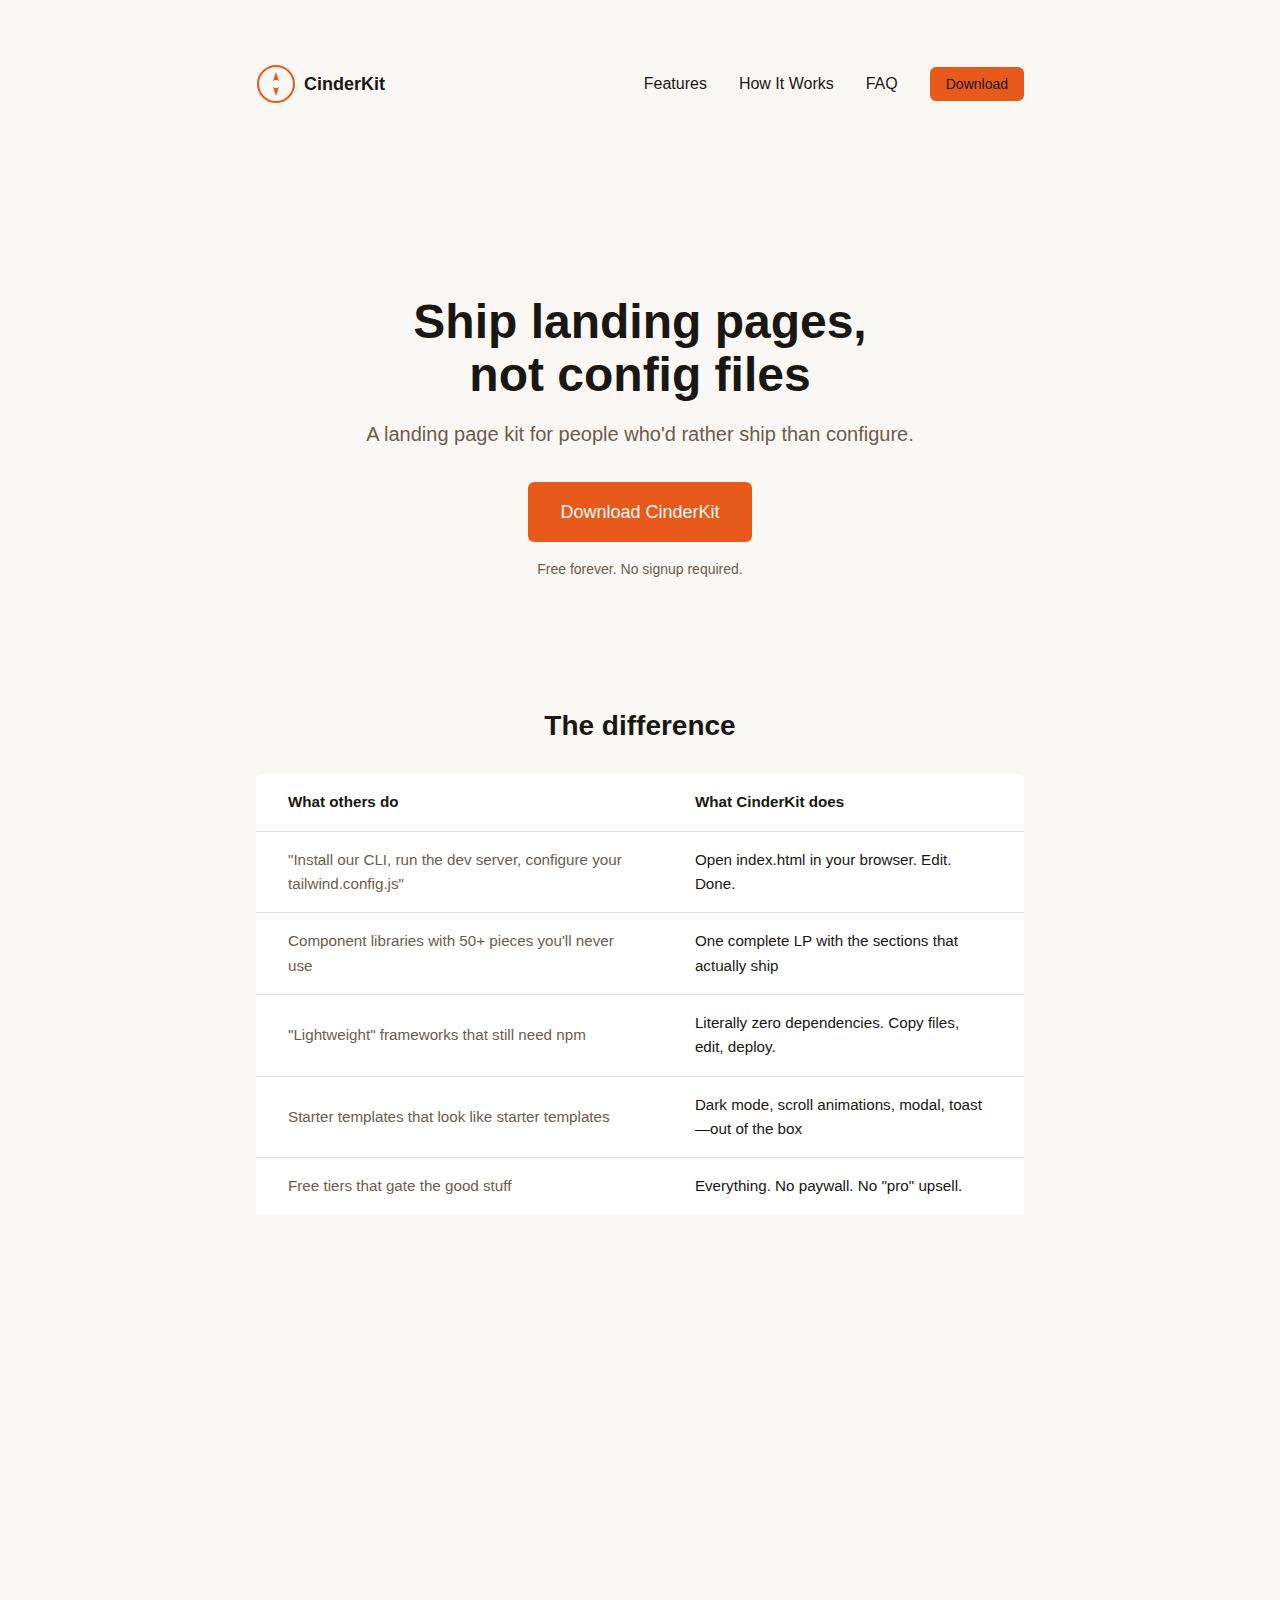
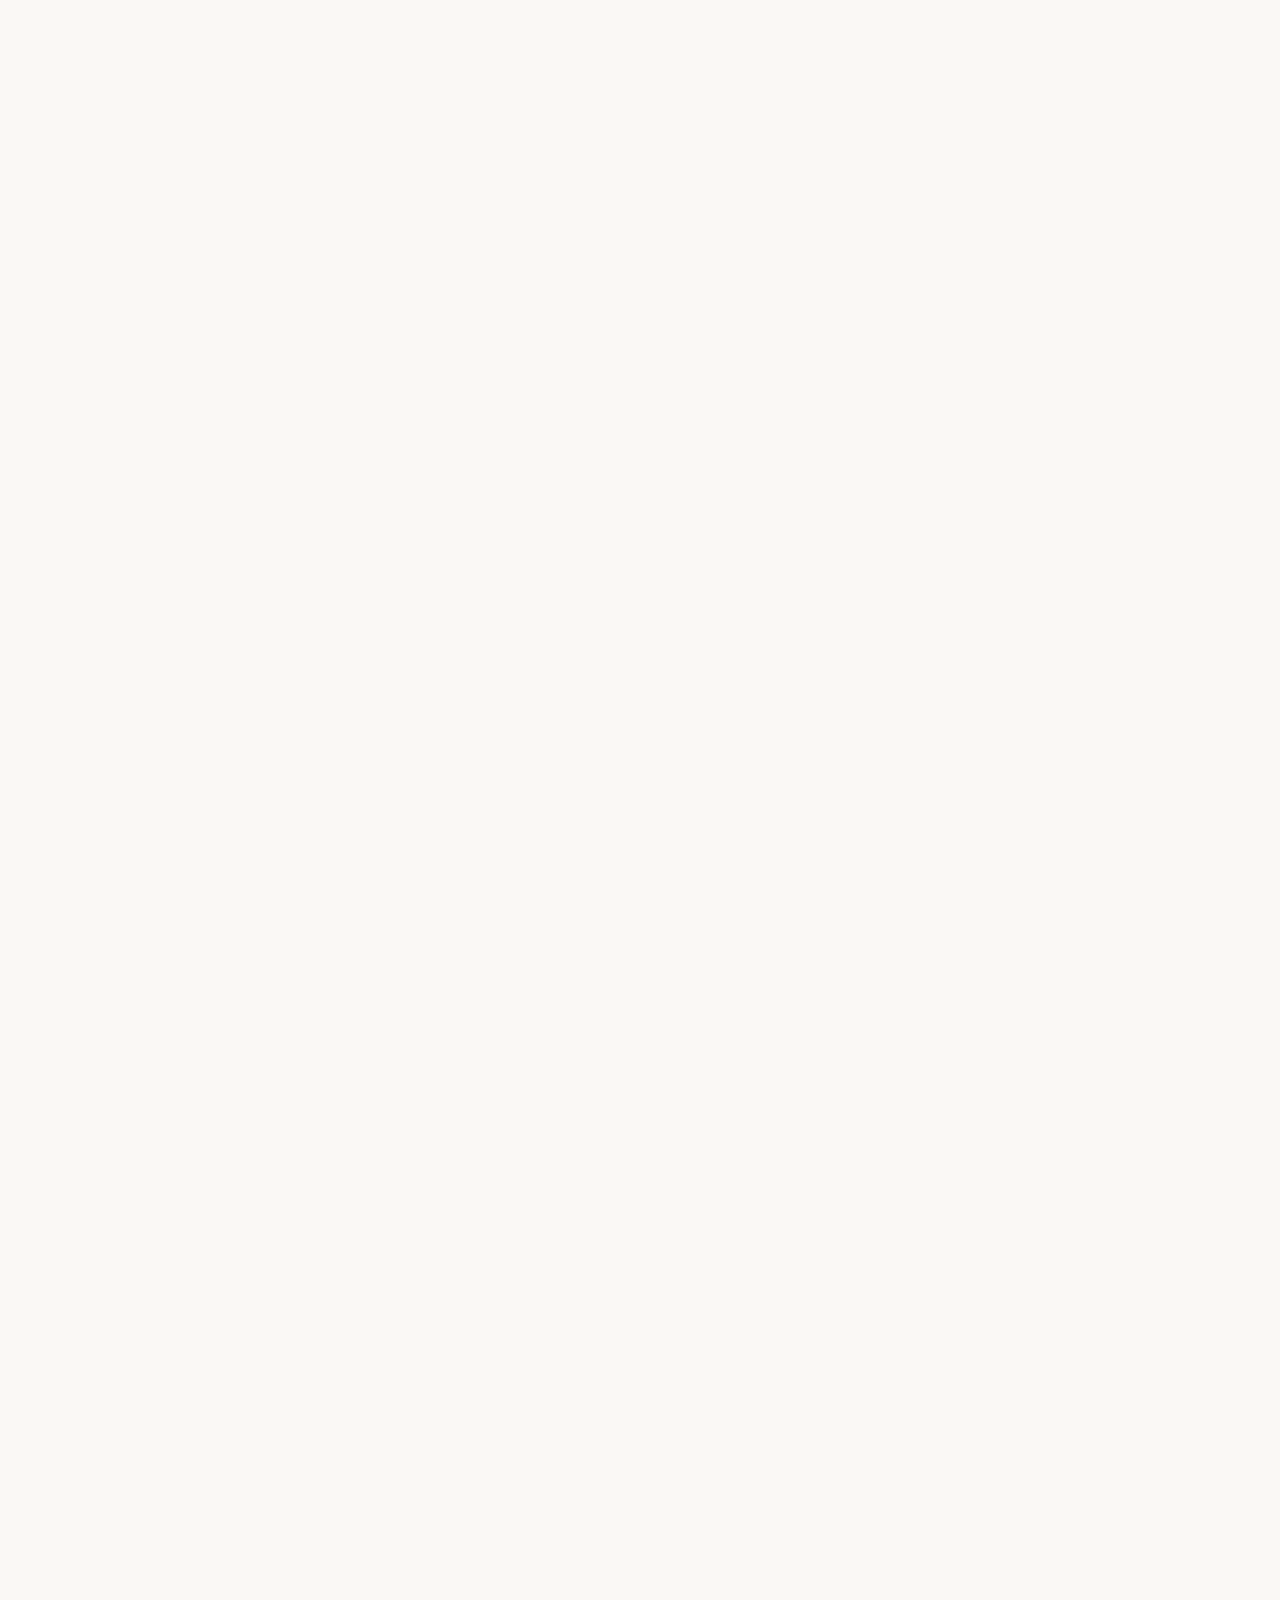
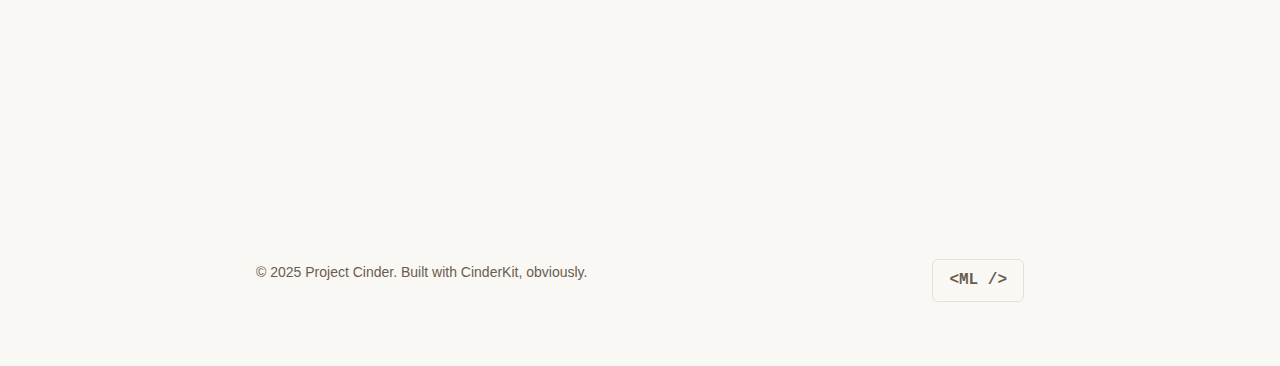
<file: index.html>
<!DOCTYPE html>
<html lang="en">
<!-- * lone wolf, burning steady | Matt Livingston -->
<head>
  <meta charset="UTF-8">
  <meta name="viewport" content="width=device-width, initial-scale=1.0">
  
  <title>CinderKit — A landing page kit for people who'd rather ship than configure</title>
  <meta name="description" content="No npm. No build step. No bullshit. Just a complete landing page you can clone, edit, and ship today.">
  
  <!-- Social/OG tags -->
  <meta property="og:title" content="CinderKit — Ship landing pages fast">
  <meta property="og:description" content="A landing page kit for people who'd rather ship than configure. No npm. No build step. No bullshit.">
  <meta property="og:image" content="assets/og-image.svg">
  <meta property="og:type" content="website">
  <meta property="og:url" content="https://projectcinder.com">
  <meta name="twitter:card" content="summary_large_image">
  
  <!-- Favicon -->
  <link rel="icon" href="assets/favicon.svg" type="image/svg+xml">
  
  <!-- JSON-LD Structured Data -->
  <script type="application/ld+json">
  {
    "@context": "https://schema.org",
    "@type": "WebSite",
    "name": "CinderKit",
    "url": "https://projectcinder.com",
    "description": "A minimal static site starter for landing pages. No build step, no dependencies, no framework.",
    "publisher": {
      "@type": "Organization",
      "name": "Project Cinder"
    }
  }
  </script>
  
  <link rel="stylesheet" href="styles.css">
</head>
<body>

  <header>
    <nav class="nav">
      <div class="logo">
        <svg xmlns="http://www.w3.org/2000/svg" width="40" height="40" viewBox="0 0 40 40">
          <circle cx="20" cy="20" r="18" fill="none" stroke="var(--color-accent)" stroke-width="2"/>
          <path d="M20 8 L24 20 L20 32 L16 20 Z" fill="var(--color-accent)"/>
          <circle cx="20" cy="20" r="4" fill="var(--color-bg)"/>
        </svg>
        <span class="logo-text">CinderKit</span>
      </div>
      <button class="nav-toggle" aria-label="Toggle menu" aria-expanded="false">
        <span class="hamburger"></span>
      </button>
      <ul class="nav-menu">
        <li><a href="#features">Features</a></li>
        <li><a href="#how-it-works">How It Works</a></li>
        <li><a href="#faq">FAQ</a></li>
        <li><a href="https://projectcinder.com/download/cinderkit-v1.zip" class="button button-small">Download</a></li>
      </ul>
    </nav>
  </header>

  <main>
    <section class="hero">
      <h1>Ship landing pages,<br>not config files</h1>
      <p class="subhead">A landing page kit for people who'd rather ship than configure.</p>
      <div class="hero-cta">
        <a href="https://projectcinder.com/download/cinderkit-v1.zip" class="button">Download CinderKit</a>
        <span class="hero-note">Free forever. No signup required.</span>
      </div>
    </section>

    <section class="comparison fade-in">
      <h2>The difference</h2>
      <div class="comparison-table-wrapper">
        <table class="comparison-table">
          <thead>
            <tr>
              <th>What others do</th>
              <th>What CinderKit does</th>
            </tr>
          </thead>
          <tbody>
            <tr>
              <td>"Install our CLI, run the dev server, configure your tailwind.config.js"</td>
              <td>Open index.html in your browser. Edit. Done.</td>
            </tr>
            <tr>
              <td>Component libraries with 50+ pieces you'll never use</td>
              <td>One complete LP with the sections that actually ship</td>
            </tr>
            <tr>
              <td>"Lightweight" frameworks that still need npm</td>
              <td>Literally zero dependencies. Copy files, edit, deploy.</td>
            </tr>
            <tr>
              <td>Starter templates that look like starter templates</td>
              <td>Dark mode, scroll animations, modal, toast—out of the box</td>
            </tr>
            <tr>
              <td>Free tiers that gate the good stuff</td>
              <td>Everything. No paywall. No "pro" upsell.</td>
            </tr>
          </tbody>
        </table>
      </div>
    </section>

    <section id="features" class="features fade-in">
      <h2>What's in the box</h2>
      <div class="features-grid">
        <div class="card">
          <div class="card-icon">📄</div>
          <h3>Complete LP Template</h3>
          <p>Hero, features, pricing, FAQ, testimonials, CTAs—all the sections you actually need.</p>
        </div>
        <div class="card">
          <div class="card-icon">🎨</div>
          <h3>CSS Variables</h3>
          <p>Change colors, fonts, and spacing in one place. Theming takes minutes, not hours.</p>
        </div>
        <div class="card">
          <div class="card-icon">🌙</div>
          <h3>Dark Mode</h3>
          <p>Automatic light/dark switching based on system preferences. Zero config.</p>
        </div>
        <div class="card">
          <div class="card-icon">📱</div>
          <h3>Mobile-First</h3>
          <p>Responsive by default. Hamburger nav, flexible grids, touch-friendly.</p>
        </div>
        <div class="card">
          <div class="card-icon">✨</div>
          <h3>Scroll Animations</h3>
          <p>Subtle fade-ins via IntersectionObserver. Respects reduced-motion preferences.</p>
        </div>
        <div class="card">
          <div class="card-icon">🔲</div>
          <h3>Modal & Toast</h3>
          <p>Ready-to-use modal dialog and toast notifications. Keyboard accessible.</p>
        </div>
        <div class="card">
          <div class="card-icon">📝</div>
          <h3>Form Patterns</h3>
          <p>Email signup, contact form, multi-field—with honeypot spam protection built in.</p>
        </div>
        <div class="card">
          <div class="card-icon">🔍</div>
          <h3>SEO Ready</h3>
          <p>Meta tags, Open Graph, JSON-LD structured data, sitemap, robots.txt.</p>
        </div>
        <div class="card">
          <div class="card-icon">⚡</div>
          <h3>Zero Dependencies</h3>
          <p>No npm, no node_modules, no package.json. Just files you can open in any editor.</p>
        </div>
      </div>
    </section>

    <section id="how-it-works" class="how-it-works fade-in">
      <h2>How it works</h2>
      <div class="steps">
        <div class="step">
          <div class="step-number">1</div>
          <div class="step-content">
            <h3>Download</h3>
            <p>Grab the zip. No npm install. No git clone required. Just files.</p>
          </div>
        </div>
        <div class="step">
          <div class="step-number">2</div>
          <div class="step-content">
            <h3>Edit</h3>
            <p>Open index.html. Change the copy. Swap the colors. Drop in your logo.</p>
          </div>
        </div>
        <div class="step">
          <div class="step-number">3</div>
          <div class="step-content">
            <h3>Ship</h3>
            <p>Deploy to GitHub Pages, Netlify, Vercel, or anywhere that serves static files.</p>
          </div>
        </div>
      </div>
    </section>

    <section id="faq" class="faq fade-in">
      <h2>FAQ</h2>
      <div class="accordion">
        <details>
          <summary>Is this really free?</summary>
          <p>Yes. Completely. No premium tier, no upsells, no "sign up for more features." Download it, use it for whatever you want, forever.</p>
        </details>
        <details>
          <summary>Why not just use Tailwind / Bootstrap / [framework]?</summary>
          <p>You can! Those are great tools for larger projects. CinderKit is for when you need a landing page today, not a design system for the next two years. No build step means no yak-shaving.</p>
        </details>
        <details>
          <summary>Can I use this for client work?</summary>
          <p>Absolutely. Use it for yourself, for clients, for your side project, for your startup. No attribution required.</p>
        </details>
        <details>
          <summary>What if I need more components?</summary>
          <p>Add them! It's just HTML and CSS. The kit is meant to be a starting point you own completely, not a dependency you're locked into.</p>
        </details>
      </div>
    </section>

    <section id="cta" class="cta fade-in">
      <h2>Ready to ship?</h2>
      <p>Download CinderKit and launch your landing page today.</p>
      <div class="hero-cta">
        <a href="https://projectcinder.com/download/cinderkit-v1.zip" class="button">Download CinderKit</a>
        <span class="hero-note">~15kb zipped. No signup. No tracking.</span>
      </div>
    </section>

  </main>

  <footer>
    <div class="footer-content">
      <p>&copy; 2025 Project Cinder. Built with CinderKit, obviously.</p>
      <a href="https://mattlivingston.com" class="creator-credit" aria-label="Created by Matt Livingston">
        <span class="creator-mark">&lt;ML /&gt;</span>
      </a>
    </div>
  </footer>

  <a href="#" class="back-to-top" aria-label="Back to top">↑</a>

  <script src="main.js"></script>
</body>
</html>
</file>
<file: styles.css>
/* ================================
   CinderKit CSS
   A minimal starting point.
   ================================ */

/* --- Theme Variables --- */
:root {
  /* Colors - Light mode defaults (warm ember) */
  --color-bg: #faf8f5;
  --color-surface: #ffffff;
  --color-text: #1a1612;
  --color-text-muted: #6b5c4d;
  --color-accent: #e85a1b;
  --color-accent-hover: #c94a12;
  --color-border: #e8e0d5;

  /* Typography */
  --font-sans: -apple-system, BlinkMacSystemFont, 'Segoe UI', Roboto, Oxygen, Ubuntu, sans-serif;
  --font-mono: 'SF Mono', Consolas, 'Liberation Mono', Menlo, monospace;
  --font-size-base: 1rem;
  --line-height: 1.6;

  /* Spacing */
  --space-xs: 0.5rem;
  --space-sm: 1rem;
  --space-md: 2rem;
  --space-lg: 4rem;
  --space-xl: 8rem;

  /* Layout */
  --max-width: 52rem;
  --radius: 6px;
}

/* --- Dark Mode (ember glow) --- */
@media (prefers-color-scheme: dark) {
  :root {
    --color-bg: #0f0c0a;
    --color-surface: #1a1613;
    --color-text: #f5f0eb;
    --color-text-muted: #a89888;
    --color-accent: #ff6b2b;
    --color-accent-hover: #ff8a52;
    --color-border: #2d2620;
  }
}

/* --- Manual Theme Override --- */
/* Uncomment one of these to force a theme:
[data-theme="light"] { ... }
[data-theme="dark"] { ... }
*/

/* --- Reset --- */
*, *::before, *::after {
  box-sizing: border-box;
  margin: 0;
  padding: 0;
}

html {
  font-size: 16px;
  -webkit-font-smoothing: antialiased;
  -moz-osx-font-smoothing: grayscale;
}

body {
  font-family: var(--font-sans);
  font-size: var(--font-size-base);
  line-height: var(--line-height);
  color: var(--color-text);
  background-color: var(--color-bg);
  min-height: 100vh;
}

img, picture, video, svg {
  display: block;
  max-width: 100%;
}

/* --- Typography --- */
h1, h2, h3, h4 {
  line-height: 1.2;
  font-weight: 600;
}

h1 { font-size: 2.5rem; }
h2 { font-size: 1.75rem; }
h3 { font-size: 1.25rem; }

p {
  margin-bottom: var(--space-sm);
}

a {
  color: var(--color-accent);
  text-decoration: none;
}

a:hover {
  color: var(--color-accent-hover);
}

/* --- Layout --- */
header, main, footer {
  width: 100%;
  max-width: var(--max-width);
  margin: 0 auto;
  padding: var(--space-md);
}

header {
  padding-top: var(--space-lg);
}

footer {
  padding-bottom: var(--space-lg);
  color: var(--color-text-muted);
  font-size: 0.875rem;
}

section {
  margin-bottom: var(--space-lg);
}

/* --- Components --- */

/* Logo */
.logo {
  margin-bottom: 0;
  display: flex;
  align-items: center;
  gap: var(--space-xs);
}

.logo-text {
  font-weight: 600;
  font-size: 1.125rem;
  color: var(--color-text);
}

.logo img {
  height: 48px;
  width: auto;
}

/* Hero */
.hero {
  text-align: center;
  padding: var(--space-xl) 0 var(--space-lg);
}

.hero h1 {
  margin-bottom: var(--space-sm);
  font-size: 3rem;
  line-height: 1.1;
}

.subhead {
  font-size: 1.25rem;
  color: var(--color-text-muted);
  margin-bottom: var(--space-md);
}

.hero-cta {
  display: flex;
  flex-direction: column;
  align-items: center;
  gap: var(--space-sm);
}

.hero-cta .button {
  padding: var(--space-sm) var(--space-md);
  font-size: 1.125rem;
}

.hero-note {
  font-size: 0.875rem;
  color: var(--color-text-muted);
}

/* Comparison Table */
.comparison {
  margin-bottom: var(--space-lg);
}

.comparison h2 {
  text-align: center;
  margin-bottom: var(--space-md);
}

.comparison-table-wrapper {
  overflow-x: auto;
}

.comparison-table {
  width: 100%;
  border-collapse: collapse;
  font-size: 0.95rem;
}

.comparison-table th,
.comparison-table td {
  padding: var(--space-sm) var(--space-md);
  text-align: left;
  border-bottom: 1px solid var(--color-border);
}

.comparison-table th {
  background-color: var(--color-surface);
  font-weight: 600;
  color: var(--color-text);
}

.comparison-table th:first-child {
  border-top-left-radius: var(--radius);
}

.comparison-table th:last-child {
  border-top-right-radius: var(--radius);
}

.comparison-table td:first-child {
  color: var(--color-text-muted);
}

.comparison-table td:last-child {
  color: var(--color-text);
  font-weight: 500;
}

.comparison-table tr:last-child td {
  border-bottom: none;
}

.comparison-table tbody tr {
  background-color: var(--color-surface);
}

@media (max-width: 600px) {
  .hero h1 {
    font-size: 2rem;
  }
  
  .comparison-table {
    font-size: 0.85rem;
  }
  
  .comparison-table th,
  .comparison-table td {
    padding: var(--space-xs) var(--space-sm);
  }
}

/* Button */
.button, button[type="submit"] {
  display: inline-block;
  padding: var(--space-xs) var(--space-sm);
  background-color: var(--color-accent);
  color: var(--color-bg);
  font-size: 1rem;
  font-weight: 500;
  border: none;
  border-radius: var(--radius);
  cursor: pointer;
  transition: background-color 0.2s ease;
}

.button:hover, button[type="submit"]:hover {
  background-color: var(--color-accent-hover);
  color: var(--color-bg);
}

/* Form */
form {
  display: flex;
  flex-wrap: wrap;
  gap: var(--space-xs);
  margin-top: var(--space-sm);
}

input[type="email"] {
  flex: 1;
  min-width: 200px;
  padding: var(--space-xs) var(--space-sm);
  font-size: 1rem;
  border: 1px solid var(--color-border);
  border-radius: var(--radius);
  background-color: var(--color-surface);
  color: var(--color-text);
}

input[type="email"]::placeholder {
  color: var(--color-text-muted);
}

input[type="email"]:focus {
  outline: 2px solid var(--color-accent);
  outline-offset: 1px;
}

/* --- Utilities --- */
.text-center { text-align: center; }
.text-muted { color: var(--color-text-muted); }

/* --- Card Component --- */
.card {
  background-color: var(--color-surface);
  border: 1px solid var(--color-border);
  border-radius: var(--radius);
  padding: var(--space-md);
}

.card h3 {
  margin-bottom: var(--space-xs);
}

.card p {
  margin-bottom: 0;
  color: var(--color-text-muted);
}

.card-icon {
  font-size: 2rem;
  margin-bottom: var(--space-sm);
}

/* --- Features Grid --- */
.features h2 {
  margin-bottom: var(--space-md);
}

.features-grid {
  display: grid;
  grid-template-columns: repeat(auto-fit, minmax(200px, 1fr));
  gap: var(--space-md);
}

/* --- Testimonial --- */
.testimonial {
  text-align: center;
}

.testimonial blockquote {
  background-color: var(--color-surface);
  border-left: 4px solid var(--color-accent);
  border-radius: var(--radius);
  padding: var(--space-md);
  margin: 0;
  font-style: italic;
}

.testimonial blockquote p {
  font-size: 1.125rem;
  margin-bottom: var(--space-sm);
}

.testimonial cite {
  font-style: normal;
  color: var(--color-text-muted);
  font-size: 0.875rem;
}

/* --- How It Works --- */
.how-it-works h2 {
  margin-bottom: var(--space-md);
}

.steps {
  display: flex;
  flex-direction: column;
  gap: var(--space-md);
}

.step {
  display: flex;
  gap: var(--space-md);
  align-items: flex-start;
}

.step-number {
  flex-shrink: 0;
  width: 2.5rem;
  height: 2.5rem;
  background-color: var(--color-accent);
  color: var(--color-bg);
  border-radius: 50%;
  display: flex;
  align-items: center;
  justify-content: center;
  font-weight: 600;
  font-size: 1.125rem;
}

.step-content h3 {
  margin-bottom: var(--space-xs);
}

.step-content p {
  margin-bottom: 0;
  color: var(--color-text-muted);
}

/* --- FAQ Accordion --- */
.faq h2 {
  margin-bottom: var(--space-md);
}

.accordion {
  display: flex;
  flex-direction: column;
  gap: var(--space-xs);
}

.accordion details {
  background-color: var(--color-surface);
  border: 1px solid var(--color-border);
  border-radius: var(--radius);
  padding: 0;
}

.accordion summary {
  padding: var(--space-sm) var(--space-md);
  cursor: pointer;
  font-weight: 500;
  list-style: none;
  display: flex;
  justify-content: space-between;
  align-items: center;
}

.accordion summary::-webkit-details-marker {
  display: none;
}

.accordion summary::after {
  content: '+';
  font-size: 1.25rem;
  color: var(--color-text-muted);
  transition: transform 0.2s ease;
}

.accordion details[open] summary::after {
  content: '−';
}

.accordion details p {
  padding: 0 var(--space-md) var(--space-sm);
  margin: 0;
  color: var(--color-text-muted);
}

/* --- Navigation --- */
.nav {
  display: flex;
  justify-content: space-between;
  align-items: center;
  gap: var(--space-md);
}

.nav .logo {
  margin-bottom: 0;
}

.nav-menu {
  display: flex;
  align-items: center;
  gap: var(--space-md);
  list-style: none;
  margin: 0;
  padding: 0;
}

.nav-menu a {
  color: var(--color-text);
  font-weight: 500;
  transition: color 0.2s ease;
}

.nav-menu a:hover {
  color: var(--color-accent);
}

.nav-toggle {
  display: none;
  background: none;
  border: none;
  cursor: pointer;
  padding: var(--space-xs);
}

.hamburger {
  display: block;
  width: 24px;
  height: 2px;
  background-color: var(--color-text);
  position: relative;
  transition: background-color 0.2s ease;
}

.hamburger::before,
.hamburger::after {
  content: '';
  position: absolute;
  width: 24px;
  height: 2px;
  background-color: var(--color-text);
  left: 0;
  transition: transform 0.2s ease;
}

.hamburger::before {
  top: -7px;
}

.hamburger::after {
  top: 7px;
}

/* Mobile nav */
@media (max-width: 600px) {
  .nav-toggle {
    display: block;
    z-index: 1001;
  }

  .nav-menu {
    position: fixed;
    top: 0;
    right: 0;
    bottom: 0;
    width: 70%;
    max-width: 300px;
    background-color: var(--color-surface);
    flex-direction: column;
    justify-content: center;
    padding: var(--space-lg);
    transform: translateX(100%);
    transition: transform 0.3s ease;
    z-index: 1000;
    border-left: 1px solid var(--color-border);
  }

  .nav-menu.is-open {
    transform: translateX(0);
  }

  .nav-toggle[aria-expanded="true"] .hamburger {
    background-color: transparent;
  }

  .nav-toggle[aria-expanded="true"] .hamburger::before {
    transform: rotate(45deg) translate(5px, 5px);
  }

  .nav-toggle[aria-expanded="true"] .hamburger::after {
    transform: rotate(-45deg) translate(5px, -5px);
  }
}

/* --- Screenshot / Image Section --- */
.screenshot {
  text-align: center;
}

.screenshot h2 {
  margin-bottom: var(--space-md);
}

.screenshot figure {
  margin: 0;
}

.screenshot img {
  border-radius: var(--radius);
  border: 1px solid var(--color-border);
  max-width: 100%;
  height: auto;
}

.screenshot figcaption {
  margin-top: var(--space-sm);
  color: var(--color-text-muted);
  font-size: 0.875rem;
}

/* --- Pricing Cards --- */
.pricing h2 {
  margin-bottom: var(--space-md);
  text-align: center;
}

.pricing-grid {
  display: grid;
  grid-template-columns: repeat(auto-fit, minmax(240px, 1fr));
  gap: var(--space-md);
}

.pricing-card {
  text-align: center;
  position: relative;
  display: flex;
  flex-direction: column;
}

.pricing-featured {
  border-color: var(--color-accent);
  box-shadow: 0 0 0 1px var(--color-accent);
}

.pricing-badge {
  position: absolute;
  top: 0;
  left: 50%;
  transform: translate(-50%, -50%);
  background-color: var(--color-accent);
  color: var(--color-bg);
  font-size: 0.75rem;
  font-weight: 600;
  padding: 0.25rem 0.75rem;
  border-radius: 999px;
  text-transform: uppercase;
  letter-spacing: 0.05em;
}

.pricing-tier {
  font-weight: 600;
  font-size: 1.125rem;
  margin-bottom: var(--space-xs);
}

.pricing-price {
  font-size: 2.5rem;
  font-weight: 700;
  line-height: 1;
}

.pricing-period {
  color: var(--color-text-muted);
  font-size: 0.875rem;
  margin-bottom: var(--space-md);
}

.pricing-features {
  list-style: none;
  padding: 0;
  margin: 0 0 var(--space-md) 0;
  flex-grow: 1;
}

.pricing-features li {
  padding: var(--space-xs) 0;
  border-bottom: 1px solid var(--color-border);
  color: var(--color-text-muted);
}

.pricing-features li:last-child {
  border-bottom: none;
}

.pricing-card .button {
  width: 100%;
  text-align: center;
}

/* Button variants */
.button-outline {
  background-color: transparent;
  color: var(--color-accent);
  border: 1px solid var(--color-accent);
}

.button-outline:hover {
  background-color: var(--color-accent);
  color: var(--color-bg);
}

.button-small {
  padding: calc(var(--space-xs) * 0.75) var(--space-sm);
  font-size: 0.875rem;
}

/* --- Back to Top --- */
.back-to-top {
  position: fixed;
  bottom: var(--space-md);
  right: var(--space-md);
  width: 3rem;
  height: 3rem;
  background-color: var(--color-surface);
  border: 1px solid var(--color-border);
  border-radius: 50%;
  display: flex;
  align-items: center;
  justify-content: center;
  font-size: 1.25rem;
  color: var(--color-text);
  text-decoration: none;
  opacity: 0;
  visibility: hidden;
  transition: opacity 0.2s ease, visibility 0.2s ease, background-color 0.2s ease;
}

.back-to-top:hover {
  background-color: var(--color-accent);
  color: var(--color-bg);
  border-color: var(--color-accent);
}

.back-to-top.is-visible {
  opacity: 1;
  visibility: visible;
}

/* --- Modal --- */
.modal-overlay {
  position: fixed;
  inset: 0;
  background-color: rgba(0, 0, 0, 0.7);
  display: flex;
  align-items: center;
  justify-content: center;
  padding: var(--space-md);
  opacity: 0;
  visibility: hidden;
  transition: opacity 0.2s ease, visibility 0.2s ease;
  z-index: 2000;
}

.modal-overlay.is-open {
  opacity: 1;
  visibility: visible;
}

.modal {
  background-color: var(--color-surface);
  border-radius: var(--radius);
  max-width: 500px;
  width: 100%;
  position: relative;
  transform: scale(0.95);
  transition: transform 0.2s ease;
}

.modal-overlay.is-open .modal {
  transform: scale(1);
}

.modal-close {
  position: absolute;
  top: var(--space-sm);
  right: var(--space-sm);
  background: none;
  border: none;
  font-size: 1.5rem;
  color: var(--color-text-muted);
  cursor: pointer;
  line-height: 1;
  padding: 0;
  width: 2rem;
  height: 2rem;
  display: flex;
  align-items: center;
  justify-content: center;
}

.modal-close:hover {
  color: var(--color-text);
}

.modal-content {
  padding: var(--space-lg);
}

.modal-content h2 {
  margin-bottom: var(--space-sm);
}

.modal-content p {
  margin-bottom: var(--space-md);
}

/* --- Toast Notifications --- */
.toast-container {
  position: fixed;
  bottom: var(--space-md);
  left: 50%;
  transform: translateX(-50%);
  display: flex;
  flex-direction: column;
  gap: var(--space-xs);
  z-index: 3000;
  pointer-events: none;
}

.toast {
  background-color: var(--color-surface);
  border: 1px solid var(--color-border);
  border-radius: var(--radius);
  padding: var(--space-sm) var(--space-md);
  box-shadow: 0 4px 12px rgba(0, 0, 0, 0.15);
  display: flex;
  align-items: center;
  gap: var(--space-sm);
  pointer-events: auto;
  animation: toast-in 0.3s ease;
}

.toast.is-leaving {
  animation: toast-out 0.3s ease forwards;
}

@keyframes toast-in {
  from {
    opacity: 0;
    transform: translateY(1rem);
  }
  to {
    opacity: 1;
    transform: translateY(0);
  }
}

@keyframes toast-out {
  from {
    opacity: 1;
    transform: translateY(0);
  }
  to {
    opacity: 0;
    transform: translateY(1rem);
  }
}

.toast-success {
  border-left: 4px solid #28c840;
}

.toast-error {
  border-left: 4px solid #ff5f57;
}

.toast-info {
  border-left: 4px solid var(--color-accent);
}

/* --- Scroll Animations --- */
.fade-in {
  opacity: 0;
  transform: translateY(20px);
  transition: opacity 0.6s ease, transform 0.6s ease;
}

.fade-in.is-visible {
  opacity: 1;
  transform: translateY(0);
}

/* Respect reduced motion preference */
@media (prefers-reduced-motion: reduce) {
  .fade-in {
    opacity: 1;
    transform: none;
    transition: none;
  }
  
  .toast {
    animation: none;
  }
  
  .modal {
    transition: none;
  }
}

/* --- Extended Form Styles --- */
.honeypot {
  position: absolute;
  left: -9999px;
  opacity: 0;
  pointer-events: none;
}

.form-group {
  margin-bottom: var(--space-sm);
}

.form-group label {
  display: block;
  margin-bottom: var(--space-xs);
  font-weight: 500;
}

.form-group input,
.form-group textarea,
.form-group select {
  width: 100%;
  padding: var(--space-xs) var(--space-sm);
  font-size: 1rem;
  border: 1px solid var(--color-border);
  border-radius: var(--radius);
  background-color: var(--color-surface);
  color: var(--color-text);
}

.form-group textarea {
  resize: vertical;
  min-height: 100px;
}

.form-group select {
  cursor: pointer;
}

.form-group input:focus,
.form-group textarea:focus,
.form-group select:focus {
  outline: 2px solid var(--color-accent);
  outline-offset: 1px;
}

.form-row {
  display: grid;
  grid-template-columns: repeat(auto-fit, minmax(150px, 1fr));
  gap: var(--space-sm);
}

.form-contact,
.form-full {
  max-width: 500px;
}

.form-contact button,
.form-full button {
  width: 100%;
  margin-top: var(--space-xs);
}

/* --- Badges / Tags --- */
.badge {
  display: inline-block;
  padding: 0.25rem 0.5rem;
  font-size: 0.75rem;
  font-weight: 600;
  border-radius: var(--radius);
  text-transform: uppercase;
  letter-spacing: 0.05em;
}

.badge-default {
  background-color: var(--color-surface);
  color: var(--color-text-muted);
  border: 1px solid var(--color-border);
}

.badge-accent {
  background-color: var(--color-accent);
  color: var(--color-bg);
}

.badge-success {
  background-color: #28c840;
  color: #fff;
}

.badge-warning {
  background-color: #febc2e;
  color: #1a1a1a;
}

.badge-error {
  background-color: #ff5f57;
  color: #fff;
}

/* --- Creator Credit --- */
.footer-content {
  display: flex;
  flex-wrap: wrap;
  justify-content: space-between;
  align-items: center;
  gap: var(--space-sm);
}

.creator-credit {
  display: flex;
  align-items: center;
  text-decoration: none;
}

.creator-mark {
  font-family: var(--font-mono);
  font-size: 1rem;
  font-weight: 600;
  color: var(--color-text-muted);
  padding: var(--space-xs) var(--space-sm);
  border: 1px solid var(--color-border);
  border-radius: var(--radius);
  transition: color 0.2s ease, border-color 0.2s ease;
}

.creator-credit:hover .creator-mark {
  color: var(--color-accent);
  border-color: var(--color-accent);
}

@media (max-width: 600px) {
  .footer-content {
    flex-direction: column;
    text-align: center;
  }
}

/* --- Responsive --- */
@media (max-width: 600px) {
  h1 { font-size: 2rem; }
  h2 { font-size: 1.5rem; }
  
  header, main, footer {
    padding: var(--space-sm);
  }
  
  header {
    padding-top: var(--space-md);
  }
}
</file>
